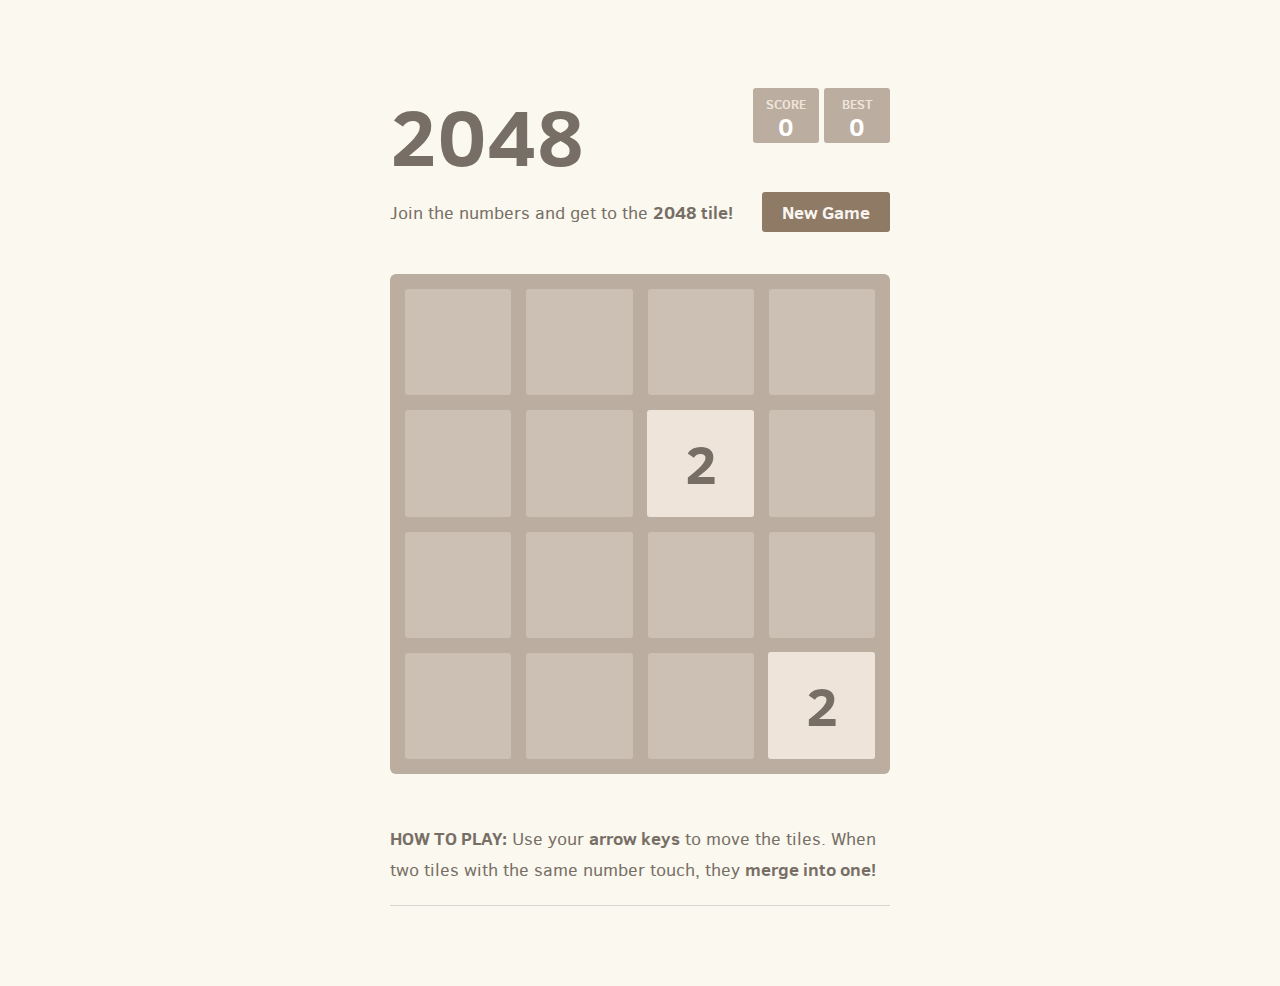
<file: games/2048/index.html>
<!DOCTYPE html>
<html>
<head>
  <meta charset="utf-8">
  <title>2048</title>

  <link href="/games/2048/style/main.css" rel="stylesheet" type="text/css">
  <link rel="shortcut icon" href="/games/2048/favicon.ico">
  <link rel="apple-touch-icon" href="meta/apple-touch-icon.png">
  <link rel="apple-touch-startup-image" href="meta/apple-touch-startup-image-640x1096.png" media="(device-width: 320px) and (device-height: 568px) and (-webkit-device-pixel-ratio: 2)"> <!-- iPhone 5+ -->
  <link rel="apple-touch-startup-image" href="meta/apple-touch-startup-image-640x920.png"  media="(device-width: 320px) and (device-height: 480px) and (-webkit-device-pixel-ratio: 2)"> <!-- iPhone, retina -->
  <meta name="apple-mobile-web-app-capable" content="yes">
  <meta name="apple-mobile-web-app-status-bar-style" content="black">

  <meta name="HandheldFriendly" content="True">
  <meta name="MobileOptimized" content="320">
  <meta name="viewport" content="width=device-width, target-densitydpi=160dpi, initial-scale=1.0, maximum-scale=1, user-scalable=no, minimal-ui">
</head>
<body>
  <div class="container">
    <div class="heading">
      <h1 class="title">2048</h1>
      <div class="scores-container">
        <div class="score-container">0</div>
        <div class="best-container">0</div>
      </div>
    </div>

    <div class="above-game">
      <p class="game-intro">Join the numbers and get to the <strong>2048 tile!</strong></p>
      <a class="restart-button">New Game</a>
    </div>

    <div class="game-container">
      <div class="game-message">
        <p></p>
        <div class="lower">
	        <a class="keep-playing-button">Keep going</a>
          <a class="retry-button">Try again</a>
        </div>
      </div>

      <div class="grid-container">
        <div class="grid-row">
          <div class="grid-cell"></div>
          <div class="grid-cell"></div>
          <div class="grid-cell"></div>
          <div class="grid-cell"></div>
        </div>
        <div class="grid-row">
          <div class="grid-cell"></div>
          <div class="grid-cell"></div>
          <div class="grid-cell"></div>
          <div class="grid-cell"></div>
        </div>
        <div class="grid-row">
          <div class="grid-cell"></div>
          <div class="grid-cell"></div>
          <div class="grid-cell"></div>
          <div class="grid-cell"></div>
        </div>
        <div class="grid-row">
          <div class="grid-cell"></div>
          <div class="grid-cell"></div>
          <div class="grid-cell"></div>
          <div class="grid-cell"></div>
        </div>
      </div>

      <div class="tile-container">

      </div>
    </div>

    <p class="game-explanation">
      <strong class="important">How to play:</strong> Use your <strong>arrow keys</strong> to move the tiles. When two tiles with the same number touch, they <strong>merge into one!</strong>
    </p>
    <hr>
  </div>

  <script src="/games/2048/js/bind_polyfill.js"></script>
  <script src="/games/2048/js/classlist_polyfill.js"></script>
  <script src="/games/2048/js/animframe_polyfill.js"></script>
  <script src="/games/2048/js/keyboard_input_manager.js"></script>
  <script src="/games/2048/js/html_actuator.js"></script>
  <script src="/games/2048/js/grid.js"></script>
  <script src="/games/2048/js/tile.js"></script>
  <script src="/games/2048/js/local_storage_manager.js"></script>
  <script src="/games/2048/js/game_manager.js"></script>
  <script src="/games/2048/js/application.js"></script>
</body>
</html>
</file>
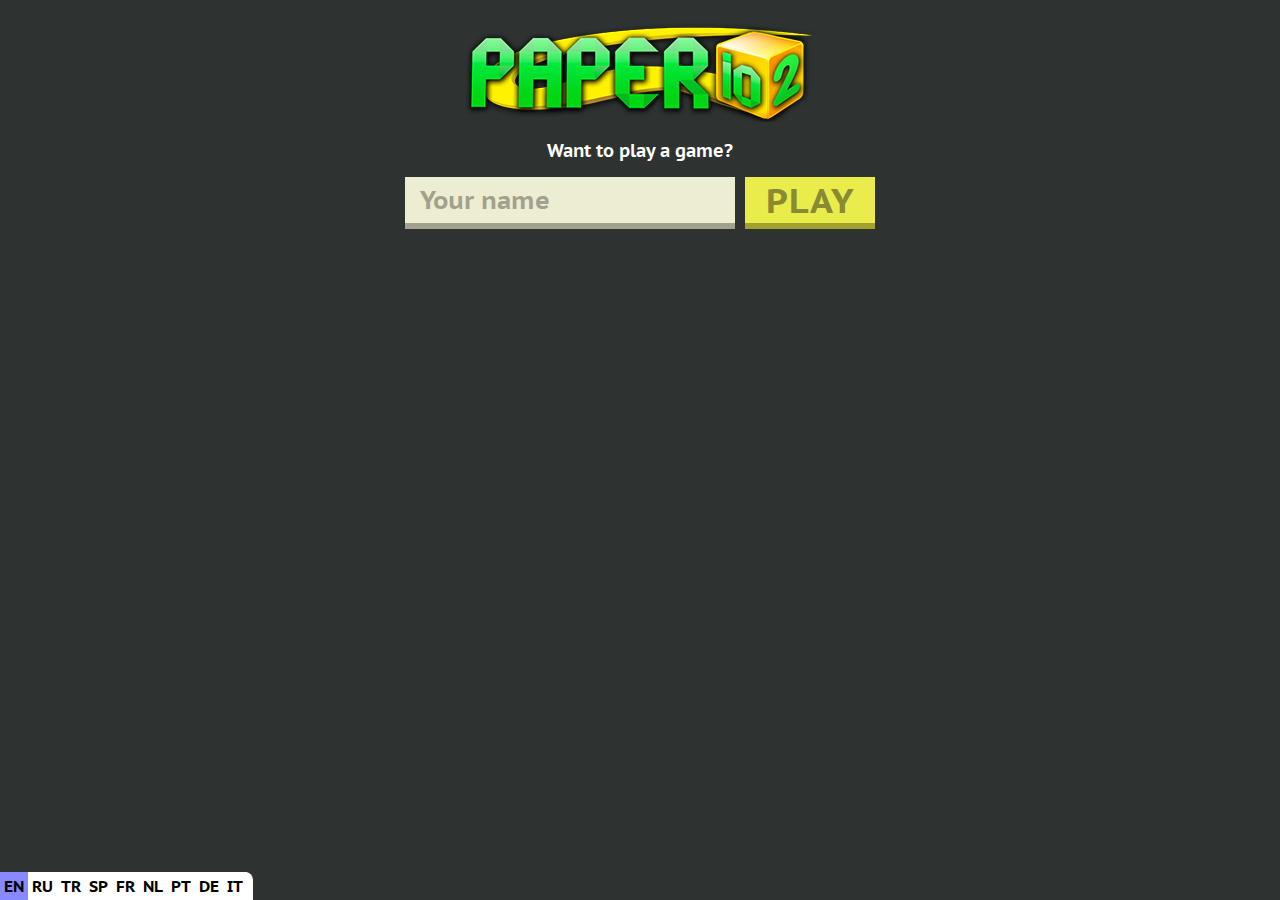
<file: games/paperio2/index.html>
<html>
  <head>
    <script id="gamemonetize-sdk" type="text/javascript" src="js/sdk.js"></script>
    <meta charset="utf-8" />
    <meta name="theme-color" content="#2d3331" />
    <meta name="viewport" content="width=device-width, initial-scale=1, user-scalable=no" />
    <title>Paper.io 2</title>
    <link rel="manifest" href="manifest.json" />
    <link rel="icon" type="image/png" href="../favicon.png" />
    <link rel="stylesheet" href="css/fonts.css" />
    <link rel="stylesheet" href="css/style3.css" />
  </head>
  <body>
    <script type="text/javascript" src="js/window.js"></script>
    <script type="text/javascript" src="js/loader.js"></script>
    <script type="text/javascript" src="js/app-new-gm.js?26"></script>
    <div id="game">
      <canvas class="fadein" id="view" width="922" height="888"></canvas>
      <div id="ui_overlay"></div>
      <div id="ui" class="">
        <div id="left_side"></div>
        <div class="uibox">
          <div class="logo"><img src="images/logo.png" /></div>
          <div class="tips"><div class="tip">Bite enemy tails but don't let them bite yours!</div></div>
          <form class="play"><input type="text" id="nick" name="nick" autocomplete="off" placeholder="Your name" maxlength="12" /><button id="play" name="play" class="yellow">PLAY</button></form>
        </div>
      </div>
      <div id="footer">
        <ul id="lng">
          <li class="active">EN</li>
          <li class="">RU</li>
          <li class="">TR</li>
          <li class="">SP</li>
          <li class="">FR</li>
          <li class="">NL</li>
          <li class="">PT</li>
          <li class="">DE</li>
          <li class="">IT</li>
        </ul>
      </div>
      <div id="overlay"></div>
    </div>
    <div id="imaContainer" style="position: absolute; z-index: 10000; top: 0px; left: 0px; width: 100%; height: 100%; background-color: rgb(0, 0, 0); visibility: hidden; overflow: hidden;"><video id="imaVideo"></video></div>
  </body>
</html>
</file>
<file: games/2048/style/main.css>
@import url(fonts/clear-sans.css);
html, body {
  margin: 0;
  padding: 0;
  background: #faf8ef;
  color: #776e65;
  font-family: "Clear Sans", "Helvetica Neue", Arial, sans-serif;
  font-size: 18px; }

body {
  margin: 80px 0; }

.heading:after {
  content: "";
  display: block;
  clear: both; }

h1.title {
  font-size: 80px;
  font-weight: bold;
  margin: 0;
  display: block;
  float: left; }

@-webkit-keyframes move-up {
  0% {
    top: 25px;
    opacity: 1; }

  100% {
    top: -50px;
    opacity: 0; } }
@-moz-keyframes move-up {
  0% {
    top: 25px;
    opacity: 1; }

  100% {
    top: -50px;
    opacity: 0; } }
@keyframes move-up {
  0% {
    top: 25px;
    opacity: 1; }

  100% {
    top: -50px;
    opacity: 0; } }
.scores-container {
  float: right;
  text-align: right; }

.score-container, .best-container {
  position: relative;
  display: inline-block;
  background: #bbada0;
  padding: 15px 25px;
  font-size: 25px;
  height: 25px;
  line-height: 47px;
  font-weight: bold;
  border-radius: 3px;
  color: white;
  margin-top: 8px;
  text-align: center; }
  .score-container:after, .best-container:after {
    position: absolute;
    width: 100%;
    top: 10px;
    left: 0;
    text-transform: uppercase;
    font-size: 13px;
    line-height: 13px;
    text-align: center;
    color: #eee4da; }
  .score-container .score-addition, .best-container .score-addition {
    position: absolute;
    right: 30px;
    color: red;
    font-size: 25px;
    line-height: 25px;
    font-weight: bold;
    color: rgba(119, 110, 101, 0.9);
    z-index: 100;
    -webkit-animation: move-up 600ms ease-in;
    -moz-animation: move-up 600ms ease-in;
    animation: move-up 600ms ease-in;
    -webkit-animation-fill-mode: both;
    -moz-animation-fill-mode: both;
    animation-fill-mode: both; }

.score-container:after {
  content: "Score"; }

.best-container:after {
  content: "Best"; }

p {
  margin-top: 0;
  margin-bottom: 10px;
  line-height: 1.65; }

a {
  color: #776e65;
  font-weight: bold;
  text-decoration: underline;
  cursor: pointer; }

strong.important {
  text-transform: uppercase; }

hr {
  border: none;
  border-bottom: 1px solid #d8d4d0;
  margin-top: 20px;
  margin-bottom: 30px; }

.container {
  width: 500px;
  margin: 0 auto; }

@-webkit-keyframes fade-in {
  0% {
    opacity: 0; }

  100% {
    opacity: 1; } }
@-moz-keyframes fade-in {
  0% {
    opacity: 0; }

  100% {
    opacity: 1; } }
@keyframes fade-in {
  0% {
    opacity: 0; }

  100% {
    opacity: 1; } }
.game-container {
  margin-top: 40px;
  position: relative;
  padding: 15px;
  cursor: default;
  -webkit-touch-callout: none;
  -ms-touch-callout: none;
  -webkit-user-select: none;
  -moz-user-select: none;
  -ms-user-select: none;
  -ms-touch-action: none;
  touch-action: none;
  background: #bbada0;
  border-radius: 6px;
  width: 500px;
  height: 500px;
  -webkit-box-sizing: border-box;
  -moz-box-sizing: border-box;
  box-sizing: border-box; }
  .game-container .game-message {
    display: none;
    position: absolute;
    top: 0;
    right: 0;
    bottom: 0;
    left: 0;
    background: rgba(238, 228, 218, 0.5);
    z-index: 100;
    text-align: center;
    -webkit-animation: fade-in 800ms ease 1200ms;
    -moz-animation: fade-in 800ms ease 1200ms;
    animation: fade-in 800ms ease 1200ms;
    -webkit-animation-fill-mode: both;
    -moz-animation-fill-mode: both;
    animation-fill-mode: both; }
    .game-container .game-message p {
      font-size: 60px;
      font-weight: bold;
      height: 60px;
      line-height: 60px;
      margin-top: 222px; }
    .game-container .game-message .lower {
      display: block;
      margin-top: 59px; }
    .game-container .game-message a {
      display: inline-block;
      background: #8f7a66;
      border-radius: 3px;
      padding: 0 20px;
      text-decoration: none;
      color: #f9f6f2;
      height: 40px;
      line-height: 42px;
      margin-left: 9px; }
      .game-container .game-message a.keep-playing-button {
        display: none; }
    .game-container .game-message.game-won {
      background: rgba(237, 194, 46, 0.5);
      color: #f9f6f2; }
      .game-container .game-message.game-won a.keep-playing-button {
        display: inline-block; }
    .game-container .game-message.game-won, .game-container .game-message.game-over {
      display: block; }

.grid-container {
  position: absolute;
  z-index: 1; }

.grid-row {
  margin-bottom: 15px; }
  .grid-row:last-child {
    margin-bottom: 0; }
  .grid-row:after {
    content: "";
    display: block;
    clear: both; }

.grid-cell {
  width: 106.25px;
  height: 106.25px;
  margin-right: 15px;
  float: left;
  border-radius: 3px;
  background: rgba(238, 228, 218, 0.35); }
  .grid-cell:last-child {
    margin-right: 0; }

.tile-container {
  position: absolute;
  z-index: 2; }

.tile, .tile .tile-inner {
  width: 107px;
  height: 107px;
  line-height: 107px; }
.tile.tile-position-1-1 {
  -webkit-transform: translate(0px, 0px);
  -moz-transform: translate(0px, 0px);
  -ms-transform: translate(0px, 0px);
  transform: translate(0px, 0px); }
.tile.tile-position-1-2 {
  -webkit-transform: translate(0px, 121px);
  -moz-transform: translate(0px, 121px);
  -ms-transform: translate(0px, 121px);
  transform: translate(0px, 121px); }
.tile.tile-position-1-3 {
  -webkit-transform: translate(0px, 242px);
  -moz-transform: translate(0px, 242px);
  -ms-transform: translate(0px, 242px);
  transform: translate(0px, 242px); }
.tile.tile-position-1-4 {
  -webkit-transform: translate(0px, 363px);
  -moz-transform: translate(0px, 363px);
  -ms-transform: translate(0px, 363px);
  transform: translate(0px, 363px); }
.tile.tile-position-2-1 {
  -webkit-transform: translate(121px, 0px);
  -moz-transform: translate(121px, 0px);
  -ms-transform: translate(121px, 0px);
  transform: translate(121px, 0px); }
.tile.tile-position-2-2 {
  -webkit-transform: translate(121px, 121px);
  -moz-transform: translate(121px, 121px);
  -ms-transform: translate(121px, 121px);
  transform: translate(121px, 121px); }
.tile.tile-position-2-3 {
  -webkit-transform: translate(121px, 242px);
  -moz-transform: translate(121px, 242px);
  -ms-transform: translate(121px, 242px);
  transform: translate(121px, 242px); }
.tile.tile-position-2-4 {
  -webkit-transform: translate(121px, 363px);
  -moz-transform: translate(121px, 363px);
  -ms-transform: translate(121px, 363px);
  transform: translate(121px, 363px); }
.tile.tile-position-3-1 {
  -webkit-transform: translate(242px, 0px);
  -moz-transform: translate(242px, 0px);
  -ms-transform: translate(242px, 0px);
  transform: translate(242px, 0px); }
.tile.tile-position-3-2 {
  -webkit-transform: translate(242px, 121px);
  -moz-transform: translate(242px, 121px);
  -ms-transform: translate(242px, 121px);
  transform: translate(242px, 121px); }
.tile.tile-position-3-3 {
  -webkit-transform: translate(242px, 242px);
  -moz-transform: translate(242px, 242px);
  -ms-transform: translate(242px, 242px);
  transform: translate(242px, 242px); }
.tile.tile-position-3-4 {
  -webkit-transform: translate(242px, 363px);
  -moz-transform: translate(242px, 363px);
  -ms-transform: translate(242px, 363px);
  transform: translate(242px, 363px); }
.tile.tile-position-4-1 {
  -webkit-transform: translate(363px, 0px);
  -moz-transform: translate(363px, 0px);
  -ms-transform: translate(363px, 0px);
  transform: translate(363px, 0px); }
.tile.tile-position-4-2 {
  -webkit-transform: translate(363px, 121px);
  -moz-transform: translate(363px, 121px);
  -ms-transform: translate(363px, 121px);
  transform: translate(363px, 121px); }
.tile.tile-position-4-3 {
  -webkit-transform: translate(363px, 242px);
  -moz-transform: translate(363px, 242px);
  -ms-transform: translate(363px, 242px);
  transform: translate(363px, 242px); }
.tile.tile-position-4-4 {
  -webkit-transform: translate(363px, 363px);
  -moz-transform: translate(363px, 363px);
  -ms-transform: translate(363px, 363px);
  transform: translate(363px, 363px); }

.tile {
  position: absolute;
  -webkit-transition: 100ms ease-in-out;
  -moz-transition: 100ms ease-in-out;
  transition: 100ms ease-in-out;
  -webkit-transition-property: -webkit-transform;
  -moz-transition-property: -moz-transform;
  transition-property: transform; }
  .tile .tile-inner {
    border-radius: 3px;
    background: #eee4da;
    text-align: center;
    font-weight: bold;
    z-index: 10;
    font-size: 55px; }
  .tile.tile-2 .tile-inner {
    background: #eee4da;
    box-shadow: 0 0 30px 10px rgba(243, 215, 116, 0), inset 0 0 0 1px rgba(255, 255, 255, 0); }
  .tile.tile-4 .tile-inner {
    background: #ede0c8;
    box-shadow: 0 0 30px 10px rgba(243, 215, 116, 0), inset 0 0 0 1px rgba(255, 255, 255, 0); }
  .tile.tile-8 .tile-inner {
    color: #f9f6f2;
    background: #f2b179; }
  .tile.tile-16 .tile-inner {
    color: #f9f6f2;
    background: #f59563; }
  .tile.tile-32 .tile-inner {
    color: #f9f6f2;
    background: #f67c5f; }
  .tile.tile-64 .tile-inner {
    color: #f9f6f2;
    background: #f65e3b; }
  .tile.tile-128 .tile-inner {
    color: #f9f6f2;
    background: #edcf72;
    box-shadow: 0 0 30px 10px rgba(243, 215, 116, 0.2381), inset 0 0 0 1px rgba(255, 255, 255, 0.14286);
    font-size: 45px; }
    @media screen and (max-width: 520px) {
      .tile.tile-128 .tile-inner {
        font-size: 25px; } }
  .tile.tile-256 .tile-inner {
    color: #f9f6f2;
    background: #edcc61;
    box-shadow: 0 0 30px 10px rgba(243, 215, 116, 0.31746), inset 0 0 0 1px rgba(255, 255, 255, 0.19048);
    font-size: 45px; }
    @media screen and (max-width: 520px) {
      .tile.tile-256 .tile-inner {
        font-size: 25px; } }
  .tile.tile-512 .tile-inner {
    color: #f9f6f2;
    background: #edc850;
    box-shadow: 0 0 30px 10px rgba(243, 215, 116, 0.39683), inset 0 0 0 1px rgba(255, 255, 255, 0.2381);
    font-size: 45px; }
    @media screen and (max-width: 520px) {
      .tile.tile-512 .tile-inner {
        font-size: 25px; } }
  .tile.tile-1024 .tile-inner {
    color: #f9f6f2;
    background: #edc53f;
    box-shadow: 0 0 30px 10px rgba(243, 215, 116, 0.47619), inset 0 0 0 1px rgba(255, 255, 255, 0.28571);
    font-size: 35px; }
    @media screen and (max-width: 520px) {
      .tile.tile-1024 .tile-inner {
        font-size: 15px; } }
  .tile.tile-2048 .tile-inner {
    color: #f9f6f2;
    background: #edc22e;
    box-shadow: 0 0 30px 10px rgba(243, 215, 116, 0.55556), inset 0 0 0 1px rgba(255, 255, 255, 0.33333);
    font-size: 35px; }
    @media screen and (max-width: 520px) {
      .tile.tile-2048 .tile-inner {
        font-size: 15px; } }
  .tile.tile-super .tile-inner {
    color: #f9f6f2;
    background: #3c3a32;
    font-size: 30px; }
    @media screen and (max-width: 520px) {
      .tile.tile-super .tile-inner {
        font-size: 10px; } }

@-webkit-keyframes appear {
  0% {
    opacity: 0;
    -webkit-transform: scale(0);
    -moz-transform: scale(0);
    -ms-transform: scale(0);
    transform: scale(0); }

  100% {
    opacity: 1;
    -webkit-transform: scale(1);
    -moz-transform: scale(1);
    -ms-transform: scale(1);
    transform: scale(1); } }
@-moz-keyframes appear {
  0% {
    opacity: 0;
    -webkit-transform: scale(0);
    -moz-transform: scale(0);
    -ms-transform: scale(0);
    transform: scale(0); }

  100% {
    opacity: 1;
    -webkit-transform: scale(1);
    -moz-transform: scale(1);
    -ms-transform: scale(1);
    transform: scale(1); } }
@keyframes appear {
  0% {
    opacity: 0;
    -webkit-transform: scale(0);
    -moz-transform: scale(0);
    -ms-transform: scale(0);
    transform: scale(0); }

  100% {
    opacity: 1;
    -webkit-transform: scale(1);
    -moz-transform: scale(1);
    -ms-transform: scale(1);
    transform: scale(1); } }
.tile-new .tile-inner {
  -webkit-animation: appear 200ms ease 100ms;
  -moz-animation: appear 200ms ease 100ms;
  animation: appear 200ms ease 100ms;
  -webkit-animation-fill-mode: backwards;
  -moz-animation-fill-mode: backwards;
  animation-fill-mode: backwards; }

@-webkit-keyframes pop {
  0% {
    -webkit-transform: scale(0);
    -moz-transform: scale(0);
    -ms-transform: scale(0);
    transform: scale(0); }

  50% {
    -webkit-transform: scale(1.2);
    -moz-transform: scale(1.2);
    -ms-transform: scale(1.2);
    transform: scale(1.2); }

  100% {
    -webkit-transform: scale(1);
    -moz-transform: scale(1);
    -ms-transform: scale(1);
    transform: scale(1); } }
@-moz-keyframes pop {
  0% {
    -webkit-transform: scale(0);
    -moz-transform: scale(0);
    -ms-transform: scale(0);
    transform: scale(0); }

  50% {
    -webkit-transform: scale(1.2);
    -moz-transform: scale(1.2);
    -ms-transform: scale(1.2);
    transform: scale(1.2); }

  100% {
    -webkit-transform: scale(1);
    -moz-transform: scale(1);
    -ms-transform: scale(1);
    transform: scale(1); } }
@keyframes pop {
  0% {
    -webkit-transform: scale(0);
    -moz-transform: scale(0);
    -ms-transform: scale(0);
    transform: scale(0); }

  50% {
    -webkit-transform: scale(1.2);
    -moz-transform: scale(1.2);
    -ms-transform: scale(1.2);
    transform: scale(1.2); }

  100% {
    -webkit-transform: scale(1);
    -moz-transform: scale(1);
    -ms-transform: scale(1);
    transform: scale(1); } }
.tile-merged .tile-inner {
  z-index: 20;
  -webkit-animation: pop 200ms ease 100ms;
  -moz-animation: pop 200ms ease 100ms;
  animation: pop 200ms ease 100ms;
  -webkit-animation-fill-mode: backwards;
  -moz-animation-fill-mode: backwards;
  animation-fill-mode: backwards; }

.above-game:after {
  content: "";
  display: block;
  clear: both; }

.game-intro {
  float: left;
  line-height: 42px;
  margin-bottom: 0; }

.restart-button {
  display: inline-block;
  background: #8f7a66;
  border-radius: 3px;
  padding: 0 20px;
  text-decoration: none;
  color: #f9f6f2;
  height: 40px;
  line-height: 42px;
  display: block;
  text-align: center;
  float: right; }

.game-explanation {
  margin-top: 50px; }

@media screen and (max-width: 520px) {
  html, body {
    font-size: 15px; }

  body {
    margin: 20px 0;
    padding: 0 20px; }

  h1.title {
    font-size: 27px;
    margin-top: 15px; }

  .container {
    width: 280px;
    margin: 0 auto; }

  .score-container, .best-container {
    margin-top: 0;
    padding: 15px 10px;
    min-width: 40px; }

  .heading {
    margin-bottom: 10px; }

  .game-intro {
    width: 55%;
    display: block;
    box-sizing: border-box;
    line-height: 1.65; }

  .restart-button {
    width: 42%;
    padding: 0;
    display: block;
    box-sizing: border-box;
    margin-top: 2px; }

  .game-container {
    margin-top: 17px;
    position: relative;
    padding: 10px;
    cursor: default;
    -webkit-touch-callout: none;
    -ms-touch-callout: none;
    -webkit-user-select: none;
    -moz-user-select: none;
    -ms-user-select: none;
    -ms-touch-action: none;
    touch-action: none;
    background: #bbada0;
    border-radius: 6px;
    width: 280px;
    height: 280px;
    -webkit-box-sizing: border-box;
    -moz-box-sizing: border-box;
    box-sizing: border-box; }
    .game-container .game-message {
      display: none;
      position: absolute;
      top: 0;
      right: 0;
      bottom: 0;
      left: 0;
      background: rgba(238, 228, 218, 0.5);
      z-index: 100;
      text-align: center;
      -webkit-animation: fade-in 800ms ease 1200ms;
      -moz-animation: fade-in 800ms ease 1200ms;
      animation: fade-in 800ms ease 1200ms;
      -webkit-animation-fill-mode: both;
      -moz-animation-fill-mode: both;
      animation-fill-mode: both; }
      .game-container .game-message p {
        font-size: 60px;
        font-weight: bold;
        height: 60px;
        line-height: 60px;
        margin-top: 222px; }
      .game-container .game-message .lower {
        display: block;
        margin-top: 59px; }
      .game-container .game-message a {
        display: inline-block;
        background: #8f7a66;
        border-radius: 3px;
        padding: 0 20px;
        text-decoration: none;
        color: #f9f6f2;
        height: 40px;
        line-height: 42px;
        margin-left: 9px; }
        .game-container .game-message a.keep-playing-button {
          display: none; }
      .game-container .game-message.game-won {
        background: rgba(237, 194, 46, 0.5);
        color: #f9f6f2; }
        .game-container .game-message.game-won a.keep-playing-button {
          display: inline-block; }
      .game-container .game-message.game-won, .game-container .game-message.game-over {
        display: block; }

  .grid-container {
    position: absolute;
    z-index: 1; }

  .grid-row {
    margin-bottom: 10px; }
    .grid-row:last-child {
      margin-bottom: 0; }
    .grid-row:after {
      content: "";
      display: block;
      clear: both; }

  .grid-cell {
    width: 57.5px;
    height: 57.5px;
    margin-right: 10px;
    float: left;
    border-radius: 3px;
    background: rgba(238, 228, 218, 0.35); }
    .grid-cell:last-child {
      margin-right: 0; }

  .tile-container {
    position: absolute;
    z-index: 2; }

  .tile, .tile .tile-inner {
    width: 58px;
    height: 58px;
    line-height: 58px; }
  .tile.tile-position-1-1 {
    -webkit-transform: translate(0px, 0px);
    -moz-transform: translate(0px, 0px);
    -ms-transform: translate(0px, 0px);
    transform: translate(0px, 0px); }
  .tile.tile-position-1-2 {
    -webkit-transform: translate(0px, 67px);
    -moz-transform: translate(0px, 67px);
    -ms-transform: translate(0px, 67px);
    transform: translate(0px, 67px); }
  .tile.tile-position-1-3 {
    -webkit-transform: translate(0px, 135px);
    -moz-transform: translate(0px, 135px);
    -ms-transform: translate(0px, 135px);
    transform: translate(0px, 135px); }
  .tile.tile-position-1-4 {
    -webkit-transform: translate(0px, 202px);
    -moz-transform: translate(0px, 202px);
    -ms-transform: translate(0px, 202px);
    transform: translate(0px, 202px); }
  .tile.tile-position-2-1 {
    -webkit-transform: translate(67px, 0px);
    -moz-transform: translate(67px, 0px);
    -ms-transform: translate(67px, 0px);
    transform: translate(67px, 0px); }
  .tile.tile-position-2-2 {
    -webkit-transform: translate(67px, 67px);
    -moz-transform: translate(67px, 67px);
    -ms-transform: translate(67px, 67px);
    transform: translate(67px, 67px); }
  .tile.tile-position-2-3 {
    -webkit-transform: translate(67px, 135px);
    -moz-transform: translate(67px, 135px);
    -ms-transform: translate(67px, 135px);
    transform: translate(67px, 135px); }
  .tile.tile-position-2-4 {
    -webkit-transform: translate(67px, 202px);
    -moz-transform: translate(67px, 202px);
    -ms-transform: translate(67px, 202px);
    transform: translate(67px, 202px); }
  .tile.tile-position-3-1 {
    -webkit-transform: translate(135px, 0px);
    -moz-transform: translate(135px, 0px);
    -ms-transform: translate(135px, 0px);
    transform: translate(135px, 0px); }
  .tile.tile-position-3-2 {
    -webkit-transform: translate(135px, 67px);
    -moz-transform: translate(135px, 67px);
    -ms-transform: translate(135px, 67px);
    transform: translate(135px, 67px); }
  .tile.tile-position-3-3 {
    -webkit-transform: translate(135px, 135px);
    -moz-transform: translate(135px, 135px);
    -ms-transform: translate(135px, 135px);
    transform: translate(135px, 135px); }
  .tile.tile-position-3-4 {
    -webkit-transform: translate(135px, 202px);
    -moz-transform: translate(135px, 202px);
    -ms-transform: translate(135px, 202px);
    transform: translate(135px, 202px); }
  .tile.tile-position-4-1 {
    -webkit-transform: translate(202px, 0px);
    -moz-transform: translate(202px, 0px);
    -ms-transform: translate(202px, 0px);
    transform: translate(202px, 0px); }
  .tile.tile-position-4-2 {
    -webkit-transform: translate(202px, 67px);
    -moz-transform: translate(202px, 67px);
    -ms-transform: translate(202px, 67px);
    transform: translate(202px, 67px); }
  .tile.tile-position-4-3 {
    -webkit-transform: translate(202px, 135px);
    -moz-transform: translate(202px, 135px);
    -ms-transform: translate(202px, 135px);
    transform: translate(202px, 135px); }
  .tile.tile-position-4-4 {
    -webkit-transform: translate(202px, 202px);
    -moz-transform: translate(202px, 202px);
    -ms-transform: translate(202px, 202px);
    transform: translate(202px, 202px); }

  .tile .tile-inner {
    font-size: 35px; }

  .game-message p {
    font-size: 30px !important;
    height: 30px !important;
    line-height: 30px !important;
    margin-top: 90px !important; }
  .game-message .lower {
    margin-top: 30px !important; } }
</file>
<file: games/paperio2/css/fonts.css>
/* cyrillic-ext */
@font-face {
  font-family: 'PT Sans Caption';
  font-style: normal;
  font-weight: 700;
  src: url(fonts/0FlJVP6Hrxmt7-fsUFhlFXNIlpcSwSrkQQ-v_38.woff2) format('woff2');
  unicode-range: U+0460-052F, U+1C80-1C88, U+20B4, U+2DE0-2DFF, U+A640-A69F, U+FE2E-FE2F;
}
/* cyrillic */
@font-face {
  font-family: 'PT Sans Caption';
  font-style: normal;
  font-weight: 700;
  src: url(fonts/0FlJVP6Hrxmt7-fsUFhlFXNIlpcSwSrkSA-v_38.woff2) format('woff2');
  unicode-range: U+0400-045F, U+0490-0491, U+04B0-04B1, U+2116;
}
/* latin-ext */
@font-face {
  font-family: 'PT Sans Caption';
  font-style: normal;
  font-weight: 700;
  src: url(fonts/0FlJVP6Hrxmt7-fsUFhlFXNIlpcSwSrkQg-v_38.woff2) format('woff2');
  unicode-range: U+0100-024F, U+0259, U+1E00-1EFF, U+2020, U+20A0-20AB, U+20AD-20CF, U+2113, U+2C60-2C7F, U+A720-A7FF;
}
/* latin */
@font-face {
  font-family: 'PT Sans Caption';
  font-style: normal;
  font-weight: 700;
  src: url(fonts/0FlJVP6Hrxmt7-fsUFhlFXNIlpcSwSrkTA-v.woff2) format('woff2');
  unicode-range: U+0000-00FF, U+0131, U+0152-0153, U+02BB-02BC, U+02C6, U+02DA, U+02DC, U+2000-206F, U+2074, U+20AC, U+2122, U+2191, U+2193, U+2212, U+2215, U+FEFF, U+FFFD;
}
</file>
<file: games/paperio2/css/style3.css>
body {
  background: #e7fff4;
}

html,
body,
canvas {
  margin: 0;
  border: 0;
  padding: 0;
  display: block;
  overflow: hidden;
  height: 100%;
}
#right_side {
  position: absolute;
  top: 0;
  bottom: 0;
  right: 0;
  width: 220px;
  height: 200px;
  z-index: 3;
  padding-top: 12px;
  padding-right: 12px;
  text-align: right;
}
#view,
#ui {
  position: absolute;
  width: 100%;
  height: 100%;
  /*z-index: 1;*/
  /*width: 100%;
    height: 100%;

    top: 50%;
    left: 50%;
    -moz-transform: translate(-50%, -50%);
    -webkit-transform: translate(-50%, -50%);
    transform: translate(-50%, -50%);
    */
}

#view {
  z-index: 1;
}

#ui {
  z-index: 2;
}

.fadein {
  animation: fadein 2s;
}

.fadeout {
  animation: fadeout 2s;
}

#ui {
  background-color: rgba(0, 0, 0, 0.8);
}

#ui.hide {
  display: none;
}

body,
button,
input {
  font-family: "PT Sans Caption", sans-serif;
}

.uibox {
  /*background: #422;*/
  /*width: 600px;*/
  max-width: 600px;
  margin: 14px auto 0;
  padding: 8px 10px 30px;
}

.uibox .logo {
  text-align: center;
  height: 100px;
  position: relative;
  overflow: hidden;
}

.logo img {
  width: 350px;
  /*
    position: absolute;
    top: 50%;
    -ms-transform: translateY(-50%);
    -webkit-transform: translateY(-50%);
    transform: translateY(-50%);
*/
}

/*
.resultbox {
    position: relative;
}
*/

.resultsimg {
  width: 50%;
  margin: auto;
}

.resultsimg img {
  width: 100%;
}

.results {
  display: flex;
  justify-content: center;
  font-size: 18px;
  text-shadow: 0 0 2px #000000;
  white-space: nowrap;
  color: #fff;
  /*position: absolute;
    top: 50%;
    left: 50%;
    -moz-transform: translate(-50%, -50%);
    -webkit-transform: translate(-50%, -50%);
    transform: translate(-50%, -50%);
*/
}

.results .left {
  text-align: right;
  margin-right: 10px;
}

.newScore {
  color: #8fa;
}

.nav {
  margin: 10px 10%;
  display: flex;
  justify-content: center;
}

.uibox .play {
  margin: 0 10%;
  display: flex;
  justify-content: center;
}

.uibox .back {
  margin: 0 10%;
  display: flex;
  justify-content: center;
}

.uibox .tips {
  height: 50px;
  display: flex;
}

.uibox .tip {
  color: white;
  text-align: center;
  font-size: 18px;
  animation: fadein 2s;
  padding: 10px 10%;
  align-self: flex-end;
  width: 100%;
}

@keyframes fadein {
  from {
    opacity: 0;
  }
  to {
    opacity: 1;
  }
}

@keyframes fadeout {
  from {
    opacity: 1;
  }
  to {
    opacity: 0;
  }
}

#nick {
  background: #ededd1;
  border: 0;
  border-bottom: 6px solid #a1a18d;
  padding: 5px;
  margin: 5px;
  font-size: 25px;
  text-indent: 10px;
  color: #666;
  outline: none;
  width: 100%;
  flex: 1 1 auto;
}

#nick::placeholder {
  color: #a1a18d;
  opacity: 1; /* Firefox */
}

#play {
  flex: 0 0 130px;
}

#back {
  flex: 0 0 130px;
}

#again,
#menu {
  flex: 1 1 auto;
}

button {
  border: none;
  border-bottom: 6px solid;
  font-size: 35px;
  letter-spacing: 1px;
  padding: 0 15px;
  margin: 5px;
  cursor: pointer;
}

button:active {
  border-bottom: none;
  border-top: 6px solid;
}

button:focus {
  outline: none;
}

button.yellow {
  background: #eaec4b;
  border-color: #a1a130;
  color: #888a34;
}

button.green {
  background: #7fed4c;
  border-color: #56a130;
  color: #56a130;
}

button.orange {
  background: #ff972f;
  border-color: #ae4e0d;
  color: #422100;
}

button.disabled {
  background: #ebebeb;
  border-bottom: 6px solid #9c9c9c;
  color: #9c9c9c;
  cursor: default;
}

button.yellow:hover,
button.yellow:focus {
  background: #fafc5b;
}

button.green:hover,
button.green:focus {
  background: #8efc5b;
}

button.disabled:hover,
button.disabled:focus {
  background: #ebebeb;
}

button.disabled:active {
  border-top: none;
  border-bottom: 6px solid;
}

.uibox p.notsupported {
  color: rgb(177, 55, 55);
  font-size: 18px;
  text-align: center;
  padding: 0 10%;
}

@media screen and (max-width: 500px) {
  .uibox .play {
    margin: 0;
    flex-wrap: wrap;
  }

  .uibox .back {
    margin: 0;
    flex-wrap: wrap;
  }

  .nav {
    margin: 10px 0;
    flex-wrap: wrap;
  }

  button {
    font-size: 25px;
  }

  .resultsimg {
    width: 75%;
  }
}

/* About ------------------------------- */

#about {
  display: none;
  z-index: 4;
  position: absolute;
  box-sizing: border-box;
  left: 50%;
  top: 50%;
  transform: translate(-50%, -50%);
  width: 60%;
  height: 80%;

  border-radius: 10px;
  background-color: #fff;
}

.modal_box {
  display: flex;
  flex-direction: column;
  box-sizing: border-box;
  height: 100%;
  padding: 32px;
}

.modal_scroll {
  flex-grow: 1;
  overflow-y: auto;
}

@media screen and (max-width: 500px) {
  #about {
    width: 100%;
    height: 100%;
    left: 0;
    top: 0;
    transform: none;
    padding: 0;
    border-radius: 0;
  }

  .modal_box {
    padding: 16px;
  }
}

/* ------------------------------- */

.hide {
  display: none;
}
.show {
  display: block;
}

#paperio-site_multisize {
  position: absolute;
  text-align: center;
  top: 310px;
  width: 100%;
  z-index: 3;
}

#bottom {
  position: absolute;
  text-align: center;
  display: none;
  bottom: 0;
  right: 0;
  color: #202020;
  z-index: 2;
  background-color: white;
  padding: 4px;
  border-top-left-radius: 8px;
}

/*@media screen and (max-width: 700px) {*/
/*@media (min-height: 800px) {
    #bottom {
        display: none;
    }
}
*/

#bottom a,
a:visited {
  color: #202020;
  text-decoration: none;
}

#overlay {
  width: 100%;
  height: 100%;
  position: absolute;
  top: 0;
  left: 0;
  background: #000;
  z-index: 9;
  display: none;
}

#lng {
  position: absolute;
  bottom: 0;
  left: 0;
  z-index: 4;
  background: #fff;
  list-style-type: none;
  margin: 0;
  border: 0;
  padding: 4px 6px 4px 0;
  border-top-right-radius: 8px;
  display: inline;
}

#lng li {
  display: inline;
  padding: 4px;
  background: #fff;
  cursor: pointer;
}

#lng li.active {
  background: #88f;
}

.noPadding {
  padding: 0 5px;
}

button img {
  display: block;
  margin-top: 1px;
  margin-left: auto;
  margin-right: auto;
}

.skins-container {
  display: flex;
  flex-direction: row;
  /*flex-wrap: nowrap;*/
  flex: 1;
  align-items: center;
  justify-content: center;
}

.skin {
  margin: 5px;
  display: flex;
  flex-direction: column;
  justify-content: space-between;
  align-items: stretch;
  /*text-align: center;*/
  padding: 5px;
  background: #dad53f;
  width: 130px;
  height: 130px;
}

.skin-view {
  background: #fcfdc4;
  flex-grow: 1;
}

.skin-view img {
  display: block;
  margin-top: 10px;
  margin-left: auto;
  margin-right: auto;
}

.skin-view h3 {
  margin: 0;
  text-align: center;
}

#rightbanner {
  position: absolute;
  top: 0;
  bottom: 0;
  right: 0;
  width: 220px;
  height: 200px;
  z-index: 3;
  padding-top: 12px;
  padding-right: 12px;
  text-align: right;
  display: none;
}

#aipBranding {
  display: none !important;
}

#discord {
  position: absolute;
  left: 8px;
  top: 8px;
  z-index: 3;
  display: none;
}

#discord a img {
  border-radius: 6px;
}

@keyframes kf_slider {
  from {
    opacity: 0;
    pointer-events: none;
  }
  to {
    opacity: 1;
    pointer-events: auto;
  }
}
.slider-1 {
  animation: kf_slider 2s 0s both;
}
.slider-2 {
  animation: kf_slider 2s 1s both;
}
.slider-3 {
  animation: kf_slider 2s 2s both;
}
.slider-4 {
  animation: kf_slider 2s 3s both;
}
.slider-5 {
  animation: kf_slider 2s 4s both;
}
</file>
